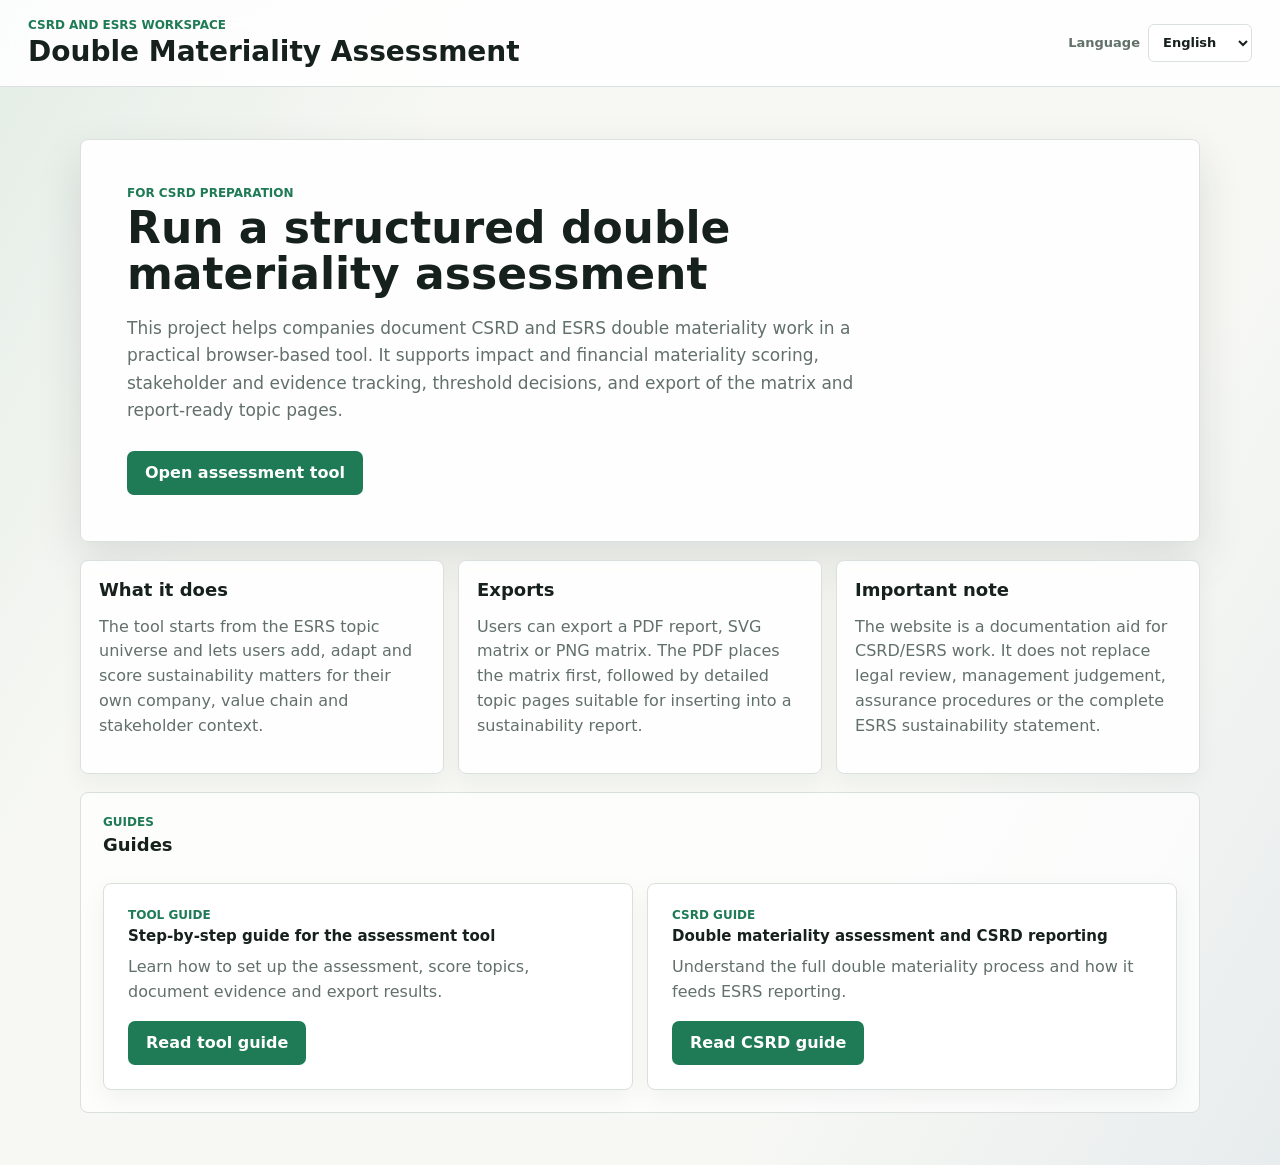
<file: index.html>
<!doctype html>
<html lang="en">
  <head>
    <meta charset="utf-8">
    <meta name="viewport" content="width=device-width, initial-scale=1">
    <title>CSRD Double Materiality Assessment</title>
    <link rel="stylesheet" href="styles.css">
  </head>
  <body>
    <header class="topbar">
      <a id="brandHomeLink" class="topbar-brand" href="index.html?lang=en" aria-label="Overview">
        <p class="eyebrow" data-i18n="eyebrow">CSRD and ESRS workspace</p>
        <h1 data-i18n="title">Double Materiality Assessment</h1>
      </a>
      <div class="topbar-controls">
        <div class="topbar-nav">
          <label class="language-control">
            <span data-i18n="language">Language</span>
            <select id="homeLanguageSelect" aria-label="Language">
              <option value="en">English</option>
              <option value="de">Deutsch</option>
              <option value="fr">Francais</option>
              <option value="es">Espanol</option>
            </select>
          </label>
        </div>
      </div>
    </header>

    <main class="home-shell">
      <section class="home-hero">
        <p class="eyebrow" data-i18n="heroEyebrow">For CSRD preparation</p>
        <h2 data-i18n="heroTitle">Run a structured double materiality assessment</h2>
        <p data-i18n="heroText">This project helps companies document CSRD and ESRS double materiality work in a practical browser-based tool. It supports impact and financial materiality scoring, stakeholder and evidence tracking, threshold decisions, and export of the matrix and report-ready topic pages.</p>
        <a id="toolLink" class="primary-link" href="tool.html?lang=en" data-i18n="openTool">Open assessment tool</a>
      </section>

      <section class="home-grid" aria-label="Project overview">
        <article class="method-block">
          <h2 data-i18n="whatTitle">What it does</h2>
          <p data-i18n="whatText">The tool starts from the ESRS topic universe and lets users add, adapt and score sustainability matters for their own company, value chain and stakeholder context.</p>
        </article>
        <article class="method-block">
          <h2 data-i18n="exportsTitle">Exports</h2>
          <p data-i18n="exportsText">Users can export a PDF report, SVG matrix or PNG matrix. The PDF places the matrix first, followed by detailed topic pages suitable for inserting into a sustainability report.</p>
        </article>
        <article class="method-block">
          <h2 data-i18n="noteTitle">Important note</h2>
          <p data-i18n="noteText">The website is a documentation aid for CSRD/ESRS work. It does not replace legal review, management judgement, assurance procedures or the complete ESRS sustainability statement.</p>
        </article>
      </section>

      <section id="guides" class="home-guides" aria-label="Guides">
        <div class="section-heading">
          <div>
            <p class="eyebrow" data-i18n="guidesEyebrow">Guides</p>
            <h2 data-i18n="guidesTitle">Guides</h2>
          </div>
        </div>
        <div class="guide-card-grid compact">
          <article class="guide-card">
            <p class="eyebrow" data-i18n="toolGuideEyebrow">Tool guide</p>
            <h3 data-i18n="toolGuideTitle">Step-by-step guide for the assessment tool</h3>
            <p data-i18n="toolGuideText">Learn how to set up the assessment, score topics, document evidence and export results.</p>
            <a id="toolGuideLink" class="primary-link" href="guide-tool.html?lang=en" data-i18n="readToolGuide">Read tool guide</a>
          </article>
          <article class="guide-card">
            <p class="eyebrow" data-i18n="csrdGuideEyebrow">CSRD guide</p>
            <h3 data-i18n="csrdGuideTitle">Double materiality assessment and CSRD reporting</h3>
            <p data-i18n="csrdGuideText">Understand the full double materiality process and how it feeds ESRS reporting.</p>
            <a id="csrdGuideLink" class="primary-link" href="guide-csrd.html?lang=en" data-i18n="readCsrdGuide">Read CSRD guide</a>
          </article>
        </div>
      </section>
    </main>

    <script>
      const homeTranslations = {
        en: {
          eyebrow: "CSRD and ESRS workspace",
          title: "Double Materiality Assessment",
          language: "Language",
          heroEyebrow: "For CSRD preparation",
          heroTitle: "Run a structured double materiality assessment",
          heroText: "This project helps companies document CSRD and ESRS double materiality work in a practical browser-based tool. It supports impact and financial materiality scoring, stakeholder and evidence tracking, threshold decisions, and export of the matrix and report-ready topic pages.",
          openTool: "Open assessment tool",
          whatTitle: "What it does",
          whatText: "The tool starts from the ESRS topic universe and lets users add, adapt and score sustainability matters for their own company, value chain and stakeholder context.",
          exportsTitle: "Exports",
          exportsText: "Users can export a PDF report, SVG matrix or PNG matrix. The PDF places the matrix first, followed by detailed topic pages suitable for inserting into a sustainability report.",
          noteTitle: "Important note",
          noteText: "The website is a documentation aid for CSRD/ESRS work. It does not replace legal review, management judgement, assurance procedures or the complete ESRS sustainability statement.",
          guidesEyebrow: "Guides",
          guidesTitle: "Guides",
          toolGuideEyebrow: "Tool guide",
          toolGuideTitle: "Step-by-step guide for the assessment tool",
          toolGuideText: "Learn how to set up the assessment, score topics, document evidence and export results.",
          readToolGuide: "Read tool guide",
          csrdGuideEyebrow: "CSRD guide",
          csrdGuideTitle: "Double materiality assessment and CSRD reporting",
          csrdGuideText: "Understand the full double materiality process and how it feeds ESRS reporting.",
          readCsrdGuide: "Read CSRD guide"
        },
        de: {
          eyebrow: "CSRD- und ESRS-Arbeitsbereich",
          title: "Doppelte Wesentlichkeitsanalyse",
          language: "Sprache",
          heroEyebrow: "Zur CSRD-Vorbereitung",
          heroTitle: "Eine strukturierte doppelte Wesentlichkeitsanalyse durchfuehren",
          heroText: "Dieses Projekt hilft Unternehmen, ihre CSRD- und ESRS-Arbeit zur doppelten Wesentlichkeit in einem praktischen browserbasierten Tool zu dokumentieren. Es unterstuetzt die Bewertung von Impact- und finanzieller Wesentlichkeit, Stakeholder- und Nachweismanagement, Schwellenwertentscheidungen sowie den Export der Matrix und berichtsreifer Themenseiten.",
          openTool: "Assessment-Tool oeffnen",
          whatTitle: "Was das Tool leistet",
          whatText: "Das Tool startet mit dem ESRS-Themenuniversum und ermoeglicht es, Nachhaltigkeitsthemen fuer das eigene Unternehmen, die Wertschoepfungskette und den Stakeholder-Kontext zu ergaenzen, anzupassen und zu bewerten.",
          exportsTitle: "Exporte",
          exportsText: "Nutzer koennen einen PDF-Bericht, eine SVG-Matrix oder eine PNG-Matrix exportieren. Das PDF enthaelt zuerst die Matrix und danach detaillierte Themenseiten, die sich fuer die Nachhaltigkeitsberichterstattung eignen.",
          noteTitle: "Wichtiger Hinweis",
          noteText: "Die Website ist eine Dokumentationshilfe fuer CSRD/ESRS-Arbeiten. Sie ersetzt keine rechtliche Pruefung, Managementbeurteilung, Assurance-Verfahren oder die vollstaendige ESRS-Nachhaltigkeitserklaerung.",
          guidesEyebrow: "Guides",
          guidesTitle: "Guides",
          toolGuideEyebrow: "Tool Guide",
          toolGuideTitle: "Step-by-Step Guide fuer das Assessment-Tool",
          toolGuideText: "Lerne, wie du das Assessment einrichtest, Themen bewertest, Evidenz dokumentierst und Ergebnisse exportierst.",
          readToolGuide: "Tool Guide lesen",
          csrdGuideEyebrow: "CSRD Guide",
          csrdGuideTitle: "Doppelte Wesentlichkeitsanalyse und CSRD-Reporting",
          csrdGuideText: "Verstehe den gesamten Prozess der doppelten Wesentlichkeit und die Verbindung zum ESRS-Reporting.",
          readCsrdGuide: "CSRD Guide lesen"
        },
        fr: {
          eyebrow: "Espace CSRD et ESRS",
          title: "Evaluation de Double Materialite",
          language: "Langue",
          heroEyebrow: "Pour la preparation CSRD",
          heroTitle: "Realiser une evaluation structuree de double materialite",
          heroText: "Ce projet aide les entreprises a documenter leur travail CSRD et ESRS de double materialite dans un outil pratique accessible dans le navigateur. Il prend en charge la notation de la materialite d'impact et financiere, le suivi des parties prenantes et des preuves, les decisions de seuils et l'export de la matrice et des pages de sujets pretes pour le rapport.",
          openTool: "Ouvrir l'outil d'evaluation",
          whatTitle: "Ce que fait l'outil",
          whatText: "L'outil part de l'univers des sujets ESRS et permet d'ajouter, adapter et noter les questions de durabilite selon l'entreprise, la chaine de valeur et le contexte des parties prenantes.",
          exportsTitle: "Exports",
          exportsText: "Les utilisateurs peuvent exporter un rapport PDF, une matrice SVG ou une matrice PNG. Le PDF place la matrice en premiere page, puis des pages de sujets detaillees pouvant etre inserees dans un rapport de durabilite.",
          noteTitle: "Note importante",
          noteText: "Le site est une aide documentaire pour les travaux CSRD/ESRS. Il ne remplace pas la revue juridique, le jugement de la direction, les procedures d'assurance ou l'etat de durabilite ESRS complet.",
          guidesEyebrow: "Guides",
          guidesTitle: "Guides",
          toolGuideEyebrow: "Guide outil",
          toolGuideTitle: "Guide pas a pas de l'outil d'evaluation",
          toolGuideText: "Apprenez a configurer l'evaluation, noter les sujets, documenter les preuves et exporter les resultats.",
          readToolGuide: "Lire le guide outil",
          csrdGuideEyebrow: "Guide CSRD",
          csrdGuideTitle: "Double materialite et reporting CSRD",
          csrdGuideText: "Comprendre le processus complet de double materialite et son lien avec le reporting ESRS.",
          readCsrdGuide: "Lire le guide CSRD"
        },
        es: {
          eyebrow: "Espacio CSRD y ESRS",
          title: "Evaluacion de Doble Materialidad",
          language: "Idioma",
          heroEyebrow: "Para preparar CSRD",
          heroTitle: "Realizar una evaluacion estructurada de doble materialidad",
          heroText: "Este proyecto ayuda a las empresas a documentar el trabajo de doble materialidad CSRD y ESRS en una herramienta practica basada en navegador. Permite puntuar materialidad de impacto y financiera, registrar grupos de interes y evidencias, decidir umbrales y exportar la matriz y paginas de temas listas para el informe.",
          openTool: "Abrir herramienta de evaluacion",
          whatTitle: "Que hace",
          whatText: "La herramienta parte del universo de temas ESRS y permite anadir, adaptar y puntuar asuntos de sostenibilidad para la empresa, su cadena de valor y su contexto de grupos de interes.",
          exportsTitle: "Exportaciones",
          exportsText: "Los usuarios pueden exportar un informe PDF, una matriz SVG o una matriz PNG. El PDF incluye primero la matriz y despues paginas detalladas por tema adecuadas para insertar en un informe de sostenibilidad.",
          noteTitle: "Nota importante",
          noteText: "El sitio web es una ayuda documental para trabajos CSRD/ESRS. No sustituye la revision legal, el juicio de la direccion, los procedimientos de aseguramiento ni la declaracion de sostenibilidad ESRS completa.",
          guidesEyebrow: "Guias",
          guidesTitle: "Guias",
          toolGuideEyebrow: "Guia de herramienta",
          toolGuideTitle: "Guia paso a paso de la herramienta",
          toolGuideText: "Aprende a configurar la evaluacion, puntuar temas, documentar evidencia y exportar resultados.",
          readToolGuide: "Leer guia de herramienta",
          csrdGuideEyebrow: "Guia CSRD",
          csrdGuideTitle: "Doble materialidad y reporting CSRD",
          csrdGuideText: "Comprende el proceso completo de doble materialidad y su conexion con reporting ESRS.",
          readCsrdGuide: "Leer guia CSRD"
        }
      };

      const languageSelect = document.querySelector("#homeLanguageSelect");
      const brandHomeLink = document.querySelector("#brandHomeLink");
      const toolLink = document.querySelector("#toolLink");
      const toolGuideLink = document.querySelector("#toolGuideLink");
      const csrdGuideLink = document.querySelector("#csrdGuideLink");

      function setHomeLanguage(language) {
        const activeLanguage = homeTranslations[language] ? language : "en";
        const dictionary = homeTranslations[activeLanguage];
        document.documentElement.lang = activeLanguage;
        document.title = dictionary.title;
        document.querySelectorAll("[data-i18n]").forEach(element => {
          element.textContent = dictionary[element.dataset.i18n];
        });
        languageSelect.value = activeLanguage;
        brandHomeLink.href = `index.html?lang=${activeLanguage}`;
        toolLink.href = `tool.html?lang=${activeLanguage}`;
        toolGuideLink.href = `guide-tool.html?lang=${activeLanguage}`;
        csrdGuideLink.href = `guide-csrd.html?lang=${activeLanguage}`;
      }

      languageSelect.addEventListener("change", event => setHomeLanguage(event.target.value));
      const initialLanguage = new URLSearchParams(location.search).get("lang") || "en";
      setHomeLanguage(initialLanguage);
    </script>
  </body>
</html>
</file>
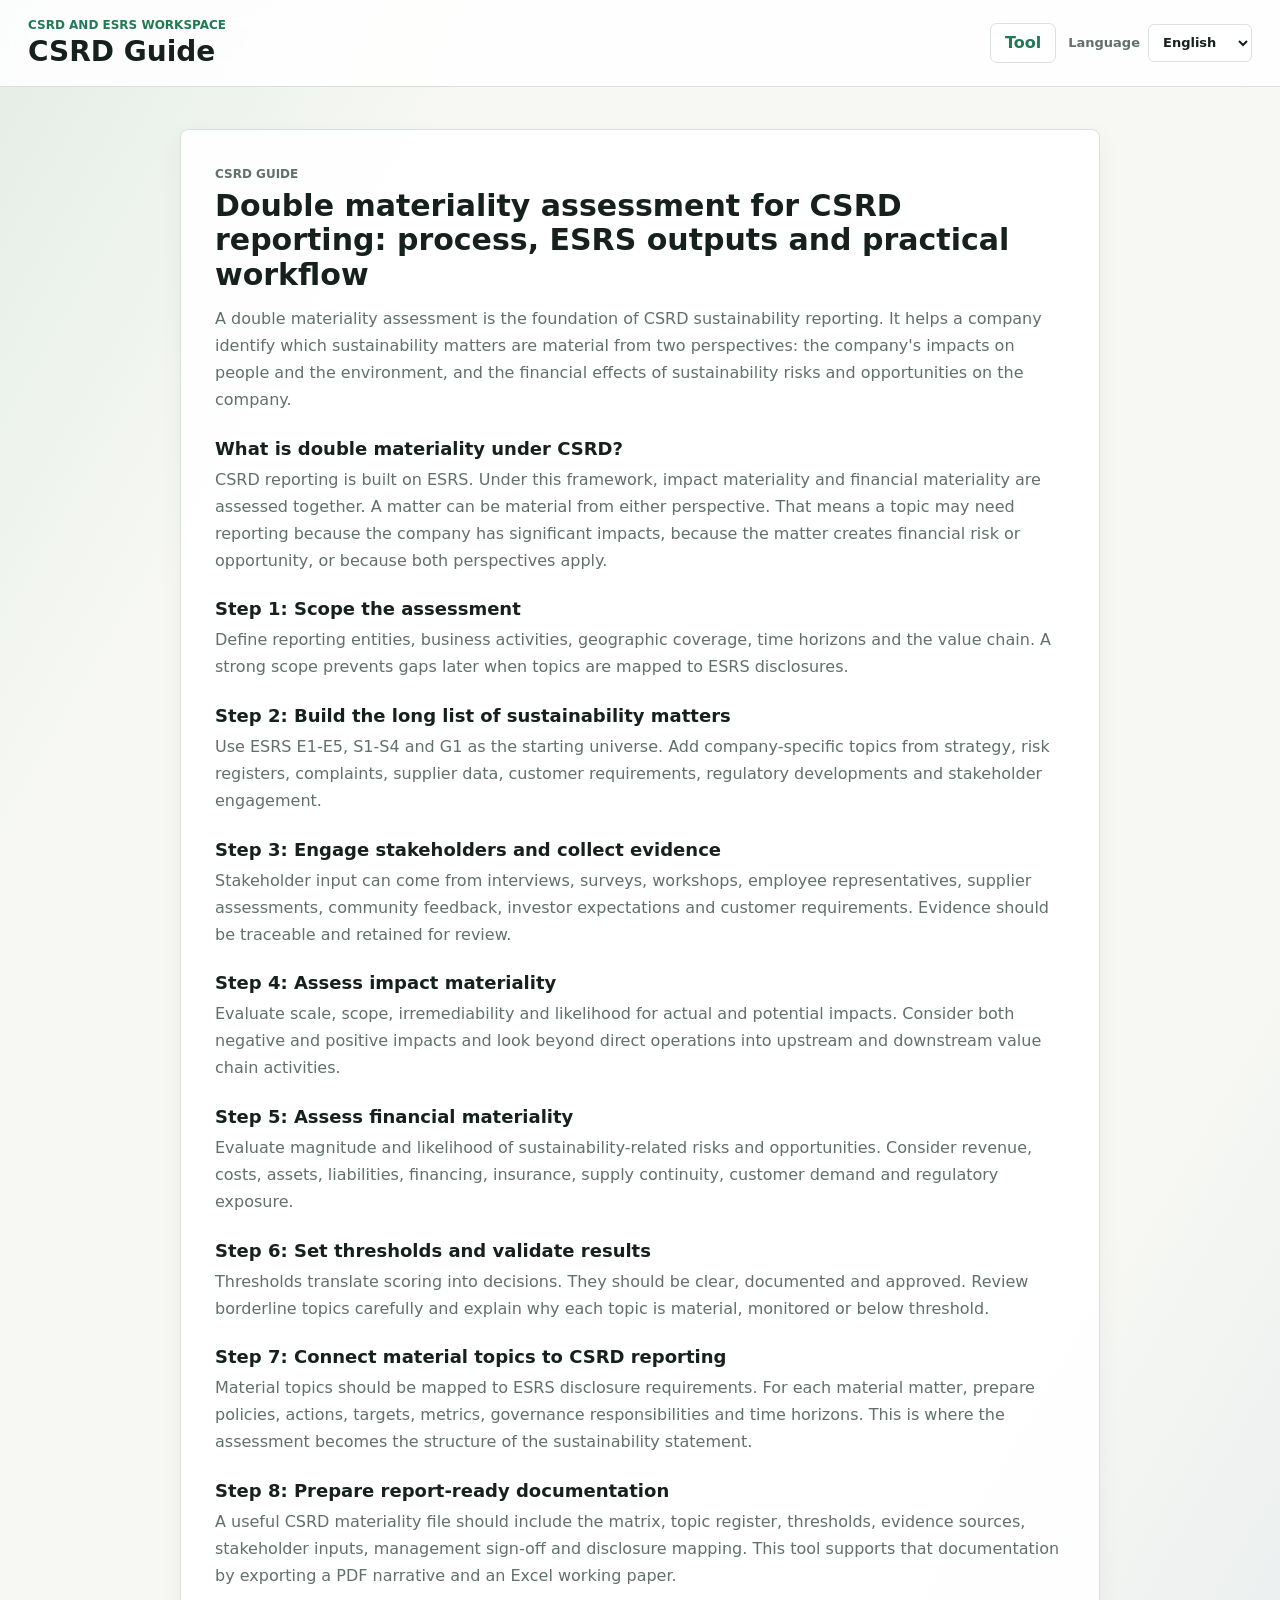
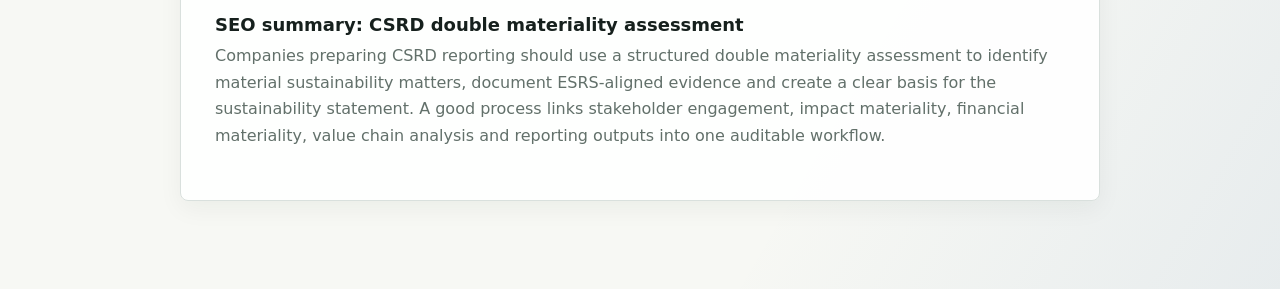
<file: guide-csrd.html>
<!doctype html>
<html lang="en">
  <head>
    <meta charset="utf-8">
    <meta name="viewport" content="width=device-width, initial-scale=1">
    <title>CSRD Double Materiality Assessment Guide</title>
    <meta name="description" content="SEO guide to the CSRD double materiality assessment process, ESRS materiality analysis and sustainability reporting outputs.">
    <link rel="stylesheet" href="styles.css">
  </head>
  <body>
    <header class="topbar">
      <a id="brandHomeLink" class="topbar-brand" href="index.html?lang=en" aria-label="Overview">
        <p class="eyebrow" data-i18n="eyebrow">CSRD and ESRS workspace</p>
        <h1 data-i18n="title">CSRD Guide</h1>
      </a>
      <div class="topbar-controls">
        <div class="topbar-nav">
          <a id="toolLink" class="home-link" href="tool.html?lang=en" data-i18n="tool">Tool</a>
          <label class="language-control">
            <span data-i18n="language">Language</span>
            <select id="articleLanguageSelect" aria-label="Language">
              <option value="en">English</option>
              <option value="de">Deutsch</option>
              <option value="fr">Francais</option>
              <option value="es">Espanol</option>
            </select>
          </label>
        </div>
      </div>
    </header>
    <main class="guide-shell">
      <article id="article" class="guide-article"></article>
    </main>
    <script>
      const translations = {
        en: {
          eyebrow: "CSRD and ESRS workspace", title: "CSRD Guide", overview: "Overview", tool: "Tool", language: "Language",
          article: `
            <p class="eyebrow">CSRD guide</p>
            <h2>Double materiality assessment for CSRD reporting: process, ESRS outputs and practical workflow</h2>
            <p>A double materiality assessment is the foundation of CSRD sustainability reporting. It helps a company identify which sustainability matters are material from two perspectives: the company's impacts on people and the environment, and the financial effects of sustainability risks and opportunities on the company.</p>
            <h3>What is double materiality under CSRD?</h3>
            <p>CSRD reporting is built on ESRS. Under this framework, impact materiality and financial materiality are assessed together. A matter can be material from either perspective. That means a topic may need reporting because the company has significant impacts, because the matter creates financial risk or opportunity, or because both perspectives apply.</p>
            <h3>Step 1: Scope the assessment</h3><p>Define reporting entities, business activities, geographic coverage, time horizons and the value chain. A strong scope prevents gaps later when topics are mapped to ESRS disclosures.</p>
            <h3>Step 2: Build the long list of sustainability matters</h3><p>Use ESRS E1-E5, S1-S4 and G1 as the starting universe. Add company-specific topics from strategy, risk registers, complaints, supplier data, customer requirements, regulatory developments and stakeholder engagement.</p>
            <h3>Step 3: Engage stakeholders and collect evidence</h3><p>Stakeholder input can come from interviews, surveys, workshops, employee representatives, supplier assessments, community feedback, investor expectations and customer requirements. Evidence should be traceable and retained for review.</p>
            <h3>Step 4: Assess impact materiality</h3><p>Evaluate scale, scope, irremediability and likelihood for actual and potential impacts. Consider both negative and positive impacts and look beyond direct operations into upstream and downstream value chain activities.</p>
            <h3>Step 5: Assess financial materiality</h3><p>Evaluate magnitude and likelihood of sustainability-related risks and opportunities. Consider revenue, costs, assets, liabilities, financing, insurance, supply continuity, customer demand and regulatory exposure.</p>
            <h3>Step 6: Set thresholds and validate results</h3><p>Thresholds translate scoring into decisions. They should be clear, documented and approved. Review borderline topics carefully and explain why each topic is material, monitored or below threshold.</p>
            <h3>Step 7: Connect material topics to CSRD reporting</h3><p>Material topics should be mapped to ESRS disclosure requirements. For each material matter, prepare policies, actions, targets, metrics, governance responsibilities and time horizons. This is where the assessment becomes the structure of the sustainability statement.</p>
            <h3>Step 8: Prepare report-ready documentation</h3><p>A useful CSRD materiality file should include the matrix, topic register, thresholds, evidence sources, stakeholder inputs, management sign-off and disclosure mapping. This tool supports that documentation by exporting a PDF narrative and an Excel working paper.</p>
            <h3>SEO summary: CSRD double materiality assessment</h3><p>Companies preparing CSRD reporting should use a structured double materiality assessment to identify material sustainability matters, document ESRS-aligned evidence and create a clear basis for the sustainability statement. A good process links stakeholder engagement, impact materiality, financial materiality, value chain analysis and reporting outputs into one auditable workflow.</p>`
        },
        de: {
          eyebrow: "CSRD- und ESRS-Arbeitsbereich", title: "CSRD Guide", overview: "Uebersicht", tool: "Tool", language: "Sprache",
          article: `
            <p class="eyebrow">CSRD Guide</p>
            <h2>Doppelte Wesentlichkeitsanalyse fuer CSRD-Reporting: Prozess, ESRS-Ergebnisse und praktische Umsetzung</h2>
            <p>Die doppelte Wesentlichkeitsanalyse ist die Grundlage der CSRD-Nachhaltigkeitsberichterstattung. Sie hilft Unternehmen zu bestimmen, welche Nachhaltigkeitsthemen aus zwei Perspektiven wesentlich sind: Auswirkungen des Unternehmens auf Menschen und Umwelt sowie finanzielle Effekte von Nachhaltigkeitsrisiken und -chancen auf das Unternehmen.</p>
            <h3>Was bedeutet doppelte Wesentlichkeit nach CSRD?</h3><p>CSRD-Reporting basiert auf den ESRS. Impact-Wesentlichkeit und finanzielle Wesentlichkeit werden gemeinsam betrachtet. Ein Thema kann bereits aus einer Perspektive wesentlich sein.</p>
            <h3>Schritt 1: Scope der Analyse festlegen</h3><p>Definiere Berichtseinheiten, Geschaeftsaktivitaeten, geografische Abdeckung, Zeithorizonte und Wertschoepfungskette.</p>
            <h3>Schritt 2: Longlist der Nachhaltigkeitsthemen erstellen</h3><p>Nutze ESRS E1-E5, S1-S4 und G1 als Ausgangsuniversum und ergaenze unternehmensspezifische Themen aus Strategie, Risiko, Beschwerden, Lieferantendaten und Stakeholder-Dialogen.</p>
            <h3>Schritt 3: Stakeholder einbinden und Evidenz sammeln</h3><p>Stakeholder-Input kann aus Interviews, Umfragen, Workshops, Arbeitnehmervertretungen, Lieferantenbewertungen, Community-Feedback, Investorenerwartungen und Kundenanforderungen kommen.</p>
            <h3>Schritt 4: Impact-Wesentlichkeit bewerten</h3><p>Bewerte Ausmass, Umfang, Unumkehrbarkeit und Wahrscheinlichkeit tatsaechlicher und potenzieller Auswirkungen entlang der Wertschoepfungskette.</p>
            <h3>Schritt 5: Finanzielle Wesentlichkeit bewerten</h3><p>Bewerte Hoehe und Wahrscheinlichkeit nachhaltigkeitsbezogener Risiken und Chancen fuer Umsatz, Kosten, Vermoegen, Finanzierung, Nachfrage und regulatorische Exposition.</p>
            <h3>Schritt 6: Schwellenwerte setzen und Ergebnisse validieren</h3><p>Schwellenwerte uebersetzen Bewertungen in Entscheidungen. Grenzfaelle sollten bewusst geprueft und begruendet werden.</p>
            <h3>Schritt 7: Wesentliche Themen mit CSRD-Reporting verbinden</h3><p>Wesentliche Themen werden ESRS-Angabepflichten, Policies, Massnahmen, Zielen, Kennzahlen und Governance-Verantwortlichkeiten zugeordnet.</p>
            <h3>Schritt 8: Berichtsfertige Dokumentation erstellen</h3><p>Eine gute CSRD-Wesentlichkeitsakte enthaelt Matrix, Themenregister, Schwellenwerte, Evidenzquellen, Stakeholder-Input, Managementfreigabe und Disclosure-Mapping.</p>
            <h3>SEO-Zusammenfassung: Doppelte Wesentlichkeitsanalyse nach CSRD</h3><p>Unternehmen sollten eine strukturierte doppelte Wesentlichkeitsanalyse nutzen, um wesentliche Nachhaltigkeitsthemen zu identifizieren, ESRS-konforme Evidenz zu dokumentieren und eine belastbare Grundlage fuer die Nachhaltigkeitserklaerung zu schaffen.</p>`
        },
        fr: {
          eyebrow: "Espace CSRD et ESRS", title: "Guide CSRD", overview: "Apercu", tool: "Outil", language: "Langue",
          article: `<p class="eyebrow">Guide CSRD</p><h2>Evaluation de double materialite pour le reporting CSRD: processus et livrables ESRS</h2><p>Une evaluation de double materialite identifie les questions de durabilite importantes du point de vue des impacts et du point de vue financier. Elle constitue la base de la declaration de durabilite CSRD.</p><h3>Processus recommande</h3><p>Definir le perimetre, etablir la liste longue des sujets ESRS, engager les parties prenantes, collecter les preuves, evaluer la materialite d'impact et financiere, valider les seuils et mapper les sujets materiels aux exigences ESRS.</p><h3>Reporting</h3><p>Les sujets materiels doivent etre relies aux politiques, actions, objectifs, indicateurs, responsabilites de gouvernance et horizons temporels. Le resultat doit etre documente de facon tracable pour la revue et l'assurance.</p><h3>Resume SEO</h3><p>Une evaluation de double materialite CSRD bien structuree relie engagement des parties prenantes, analyse de la chaine de valeur, materialite d'impact, materialite financiere et reporting ESRS dans un processus auditable.</p>`
        },
        es: {
          eyebrow: "Espacio CSRD y ESRS", title: "Guia CSRD", overview: "Resumen", tool: "Herramienta", language: "Idioma",
          article: `<p class="eyebrow">Guia CSRD</p><h2>Evaluacion de doble materialidad para reporting CSRD: proceso y resultados ESRS</h2><p>Una evaluacion de doble materialidad identifica asuntos de sostenibilidad relevantes desde la perspectiva de impactos y desde la perspectiva financiera. Es la base de la declaracion de sostenibilidad CSRD.</p><h3>Proceso recomendado</h3><p>Define alcance, crea una lista larga de temas ESRS, involucra grupos de interes, recopila evidencias, evalua materialidad de impacto y financiera, valida umbrales y mapea temas materiales a requisitos ESRS.</p><h3>Reporting</h3><p>Los temas materiales deben conectarse con politicas, acciones, objetivos, metricas, responsabilidades de gobierno y horizontes temporales. El resultado debe documentarse de forma trazable para revision y aseguramiento.</p><h3>Resumen SEO</h3><p>Una evaluacion de doble materialidad CSRD bien estructurada conecta grupos de interes, cadena de valor, materialidad de impacto, materialidad financiera y reporting ESRS en un proceso auditable.</p>`
        }
      };
      const selector = document.querySelector("#articleLanguageSelect");
      const article = document.querySelector("#article");
      const links = { home: document.querySelector("#brandHomeLink"), tool: document.querySelector("#toolLink") };
      function setLanguage(language) {
        const active = translations[language] ? language : "en";
        const t = translations[active];
        document.documentElement.lang = active;
        document.title = `${t.title} | CSRD`;
        document.querySelectorAll("[data-i18n]").forEach(element => element.textContent = t[element.dataset.i18n]);
        article.innerHTML = t.article;
        selector.value = active;
        links.home.setAttribute("aria-label", t.overview);
        links.home.href = `index.html?lang=${active}`;
        links.tool.href = `tool.html?lang=${active}`;
      }
      selector.addEventListener("change", event => setLanguage(event.target.value));
      setLanguage(new URLSearchParams(location.search).get("lang") || "en");
    </script>
  </body>
</html>
</file>
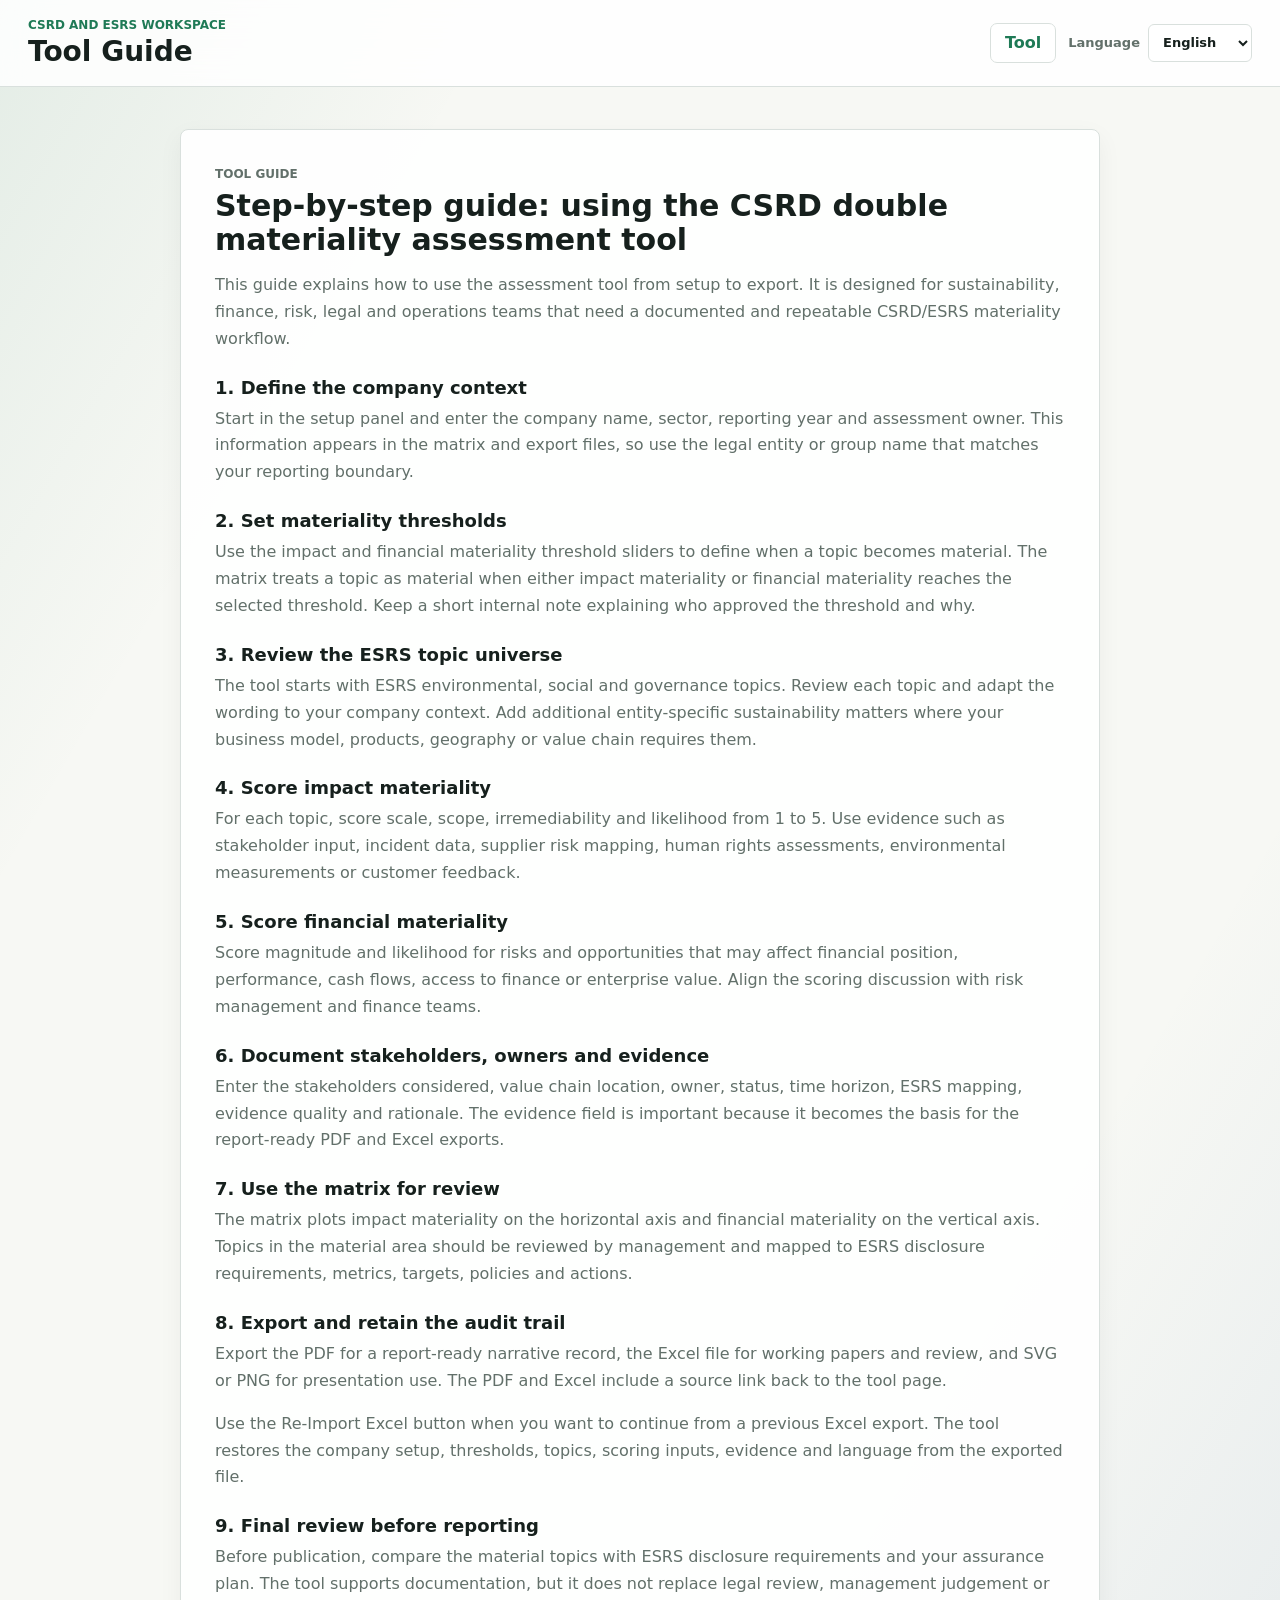
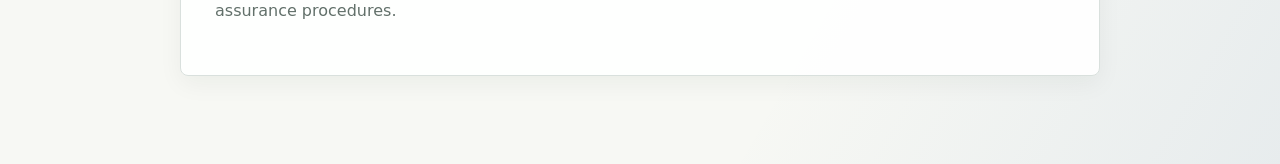
<file: guide-tool.html>
<!doctype html>
<html lang="en">
  <head>
    <meta charset="utf-8">
    <meta name="viewport" content="width=device-width, initial-scale=1">
    <title>Step-by-step Guide for the CSRD Assessment Tool</title>
    <meta name="description" content="Step-by-step guide for using the CSRD double materiality assessment tool, from setup and scoring to PDF, Excel, SVG and PNG exports.">
    <link rel="stylesheet" href="styles.css">
  </head>
  <body>
    <header class="topbar">
      <a id="brandHomeLink" class="topbar-brand" href="index.html?lang=en" aria-label="Overview">
        <p class="eyebrow" data-i18n="eyebrow">CSRD and ESRS workspace</p>
        <h1 data-i18n="title">Tool Guide</h1>
      </a>
      <div class="topbar-controls">
        <div class="topbar-nav">
          <a id="toolLink" class="home-link" href="tool.html?lang=en" data-i18n="tool">Tool</a>
          <label class="language-control">
            <span data-i18n="language">Language</span>
            <select id="articleLanguageSelect" aria-label="Language">
              <option value="en">English</option>
              <option value="de">Deutsch</option>
              <option value="fr">Francais</option>
              <option value="es">Espanol</option>
            </select>
          </label>
        </div>
      </div>
    </header>
    <main class="guide-shell">
      <article id="article" class="guide-article"></article>
    </main>
    <script>
      const translations = {
        en: {
          eyebrow: "CSRD and ESRS workspace", title: "Tool Guide", overview: "Overview", tool: "Tool", language: "Language",
          article: `
            <p class="eyebrow">Tool guide</p>
            <h2>Step-by-step guide: using the CSRD double materiality assessment tool</h2>
            <p>This guide explains how to use the assessment tool from setup to export. It is designed for sustainability, finance, risk, legal and operations teams that need a documented and repeatable CSRD/ESRS materiality workflow.</p>
            <h3>1. Define the company context</h3>
            <p>Start in the setup panel and enter the company name, sector, reporting year and assessment owner. This information appears in the matrix and export files, so use the legal entity or group name that matches your reporting boundary.</p>
            <h3>2. Set materiality thresholds</h3>
            <p>Use the impact and financial materiality threshold sliders to define when a topic becomes material. The matrix treats a topic as material when either impact materiality or financial materiality reaches the selected threshold. Keep a short internal note explaining who approved the threshold and why.</p>
            <h3>3. Review the ESRS topic universe</h3>
            <p>The tool starts with ESRS environmental, social and governance topics. Review each topic and adapt the wording to your company context. Add additional entity-specific sustainability matters where your business model, products, geography or value chain requires them.</p>
            <h3>4. Score impact materiality</h3>
            <p>For each topic, score scale, scope, irremediability and likelihood from 1 to 5. Use evidence such as stakeholder input, incident data, supplier risk mapping, human rights assessments, environmental measurements or customer feedback.</p>
            <h3>5. Score financial materiality</h3>
            <p>Score magnitude and likelihood for risks and opportunities that may affect financial position, performance, cash flows, access to finance or enterprise value. Align the scoring discussion with risk management and finance teams.</p>
            <h3>6. Document stakeholders, owners and evidence</h3>
            <p>Enter the stakeholders considered, value chain location, owner, status, time horizon, ESRS mapping, evidence quality and rationale. The evidence field is important because it becomes the basis for the report-ready PDF and Excel exports.</p>
            <h3>7. Use the matrix for review</h3>
            <p>The matrix plots impact materiality on the horizontal axis and financial materiality on the vertical axis. Topics in the material area should be reviewed by management and mapped to ESRS disclosure requirements, metrics, targets, policies and actions.</p>
            <h3>8. Export and retain the audit trail</h3>
            <p>Export the PDF for a report-ready narrative record, the Excel file for working papers and review, and SVG or PNG for presentation use. The PDF and Excel include a source link back to the tool page.</p>
            <p>Use the Re-Import Excel button when you want to continue from a previous Excel export. The tool restores the company setup, thresholds, topics, scoring inputs, evidence and language from the exported file.</p>
            <h3>9. Final review before reporting</h3>
            <p>Before publication, compare the material topics with ESRS disclosure requirements and your assurance plan. The tool supports documentation, but it does not replace legal review, management judgement or assurance procedures.</p>`
        },
        de: {
          eyebrow: "CSRD- und ESRS-Arbeitsbereich", title: "Tool Guide", overview: "Uebersicht", tool: "Tool", language: "Sprache",
          article: `
            <p class="eyebrow">Tool Guide</p>
            <h2>Step-by-Step Guide: So nutzt du das CSRD-Tool zur doppelten Wesentlichkeitsanalyse</h2>
            <p>Dieser Guide erklaert die Nutzung des Assessment-Tools von der Einrichtung bis zum Export. Er richtet sich an Nachhaltigkeits-, Finanz-, Risiko-, Rechts- und Operations-Teams, die eine dokumentierte und wiederholbare CSRD/ESRS-Wesentlichkeitsanalyse erstellen moechten.</p>
            <h3>1. Unternehmenskontext festlegen</h3>
            <p>Trage im Setup-Bereich Unternehmensname, Sektor, Berichtsjahr und verantwortliche Person ein. Diese Angaben erscheinen in Matrix, PDF und Excel. Nutze daher die Bezeichnung der rechtlichen Einheit oder Gruppe, die zur Berichtsgrenze passt.</p>
            <h3>2. Schwellenwerte definieren</h3>
            <p>Lege die Schwellen fuer Impact-Wesentlichkeit und finanzielle Wesentlichkeit fest. Ein Thema gilt im Tool als wesentlich, wenn eine der beiden Achsen den gewaehlten Schwellenwert erreicht. Dokumentiere intern kurz, wer die Schwellen genehmigt hat und warum sie angemessen sind.</p>
            <h3>3. ESRS-Themenuniversum pruefen</h3>
            <p>Das Tool startet mit Umwelt-, Sozial- und Governance-Themen aus den ESRS. Pruefe jedes Thema und passe die Beschreibung an dein Unternehmen an. Ergaenze weitere unternehmensspezifische Nachhaltigkeitsthemen, wenn Geschaeftsmodell, Produkte, Standorte oder Wertschoepfungskette dies erfordern.</p>
            <h3>4. Impact-Wesentlichkeit bewerten</h3>
            <p>Bewerte Ausmass, Umfang, Unumkehrbarkeit und Wahrscheinlichkeit auf einer Skala von 1 bis 5. Nutze Stakeholder-Input, Vorfalldaten, Lieferantenrisikokarten, Menschenrechtsanalysen, Umweltmessungen oder Kundenfeedback als Evidenz.</p>
            <h3>5. Finanzielle Wesentlichkeit bewerten</h3>
            <p>Bewerte Hoehe und Wahrscheinlichkeit von Risiken und Chancen, die Finanzlage, Leistung, Cashflows, Finanzierung oder Unternehmenswert beeinflussen koennen. Binde Risiko- und Finanzfunktionen ein, damit die Bewertung anschlussfaehig bleibt.</p>
            <h3>6. Stakeholder, Verantwortliche und Nachweise dokumentieren</h3>
            <p>Erfasse Stakeholder, Position in der Wertschoepfungskette, Verantwortliche, Status, Zeithorizont, ESRS-Zuordnung, Nachweisqualitaet und Begruendung. Das Evidenzfeld ist besonders wichtig, da es in PDF- und Excel-Exporten weiterverwendet wird.</p>
            <h3>7. Matrix fuer Review und Entscheidungen nutzen</h3>
            <p>Die Matrix zeigt Impact-Wesentlichkeit auf der horizontalen Achse und finanzielle Wesentlichkeit auf der vertikalen Achse. Wesentliche Themen sollten vom Management geprueft und anschliessend ESRS-Angabepflichten, Kennzahlen, Zielen, Policies und Massnahmen zugeordnet werden.</p>
            <h3>8. Exporte erstellen und Audit Trail sichern</h3>
            <p>Nutze den PDF-Export fuer eine berichtsnahe Dokumentation, den Excel-Export fuer Arbeitspapiere und Review sowie SVG oder PNG fuer Praesentationen. PDF und Excel enthalten einen Link zur Tool-Seite als Quellenreferenz.</p>
            <p>Nutze den Button Re-Import Excel, wenn du spaeter mit einem frueheren Excel-Export weiterarbeiten willst. Das Tool stellt Unternehmensdaten, Schwellenwerte, Themen, Scoring-Eingaben, Nachweise und Sprache aus der exportierten Datei wieder her.</p>
            <h3>9. Finaler Review vor dem Reporting</h3>
            <p>Vor der Veroeffentlichung sollten die wesentlichen Themen mit den ESRS-Angabepflichten und dem Assurance-Plan abgeglichen werden. Das Tool unterstuetzt die Dokumentation, ersetzt aber keine rechtliche Pruefung, Managementbeurteilung oder Assurance.</p>`
        },
        fr: {
          eyebrow: "Espace CSRD et ESRS", title: "Guide outil", overview: "Apercu", tool: "Outil", language: "Langue",
          article: `
            <p class="eyebrow">Guide outil</p>
            <h2>Guide pas a pas: utiliser l'outil d'evaluation de double materialite CSRD</h2>
            <p>Ce guide explique comment configurer l'entreprise, choisir les seuils, adapter les sujets ESRS, noter la materialite d'impact et la materialite financiere, documenter les parties prenantes et exporter les resultats.</p>
            <h3>1. Definir le contexte</h3><p>Renseignez le nom de l'entreprise, le secteur, l'annee de reporting et le responsable de l'evaluation.</p>
            <h3>2. Choisir les seuils</h3><p>Un sujet devient materiel lorsqu'un score atteint le seuil d'impact ou le seuil financier selectionne.</p>
            <h3>3. Adapter les sujets</h3><p>Utilisez les sujets ESRS comme base et ajoutez les questions specifiques a l'entreprise, a la chaine de valeur ou aux parties prenantes.</p>
            <h3>4. Noter et documenter</h3><p>Notez l'echelle, l'etendue, l'irremediabilite, la probabilite, l'ampleur financiere et la probabilite financiere. Ajoutez les preuves et la justification.</p>
            <h3>5. Exporter</h3><p>Utilisez le PDF pour la documentation narrative, Excel pour les travaux de revue, et SVG ou PNG pour les presentations. Le bouton Re-Import Excel permet de reprendre un ancien export Excel et de restaurer les donnees d'entreprise, les seuils, les sujets, les scores, les preuves et la langue.</p>`
        },
        es: {
          eyebrow: "Espacio CSRD y ESRS", title: "Guia de herramienta", overview: "Resumen", tool: "Herramienta", language: "Idioma",
          article: `
            <p class="eyebrow">Guia de herramienta</p>
            <h2>Guia paso a paso: usar la herramienta de evaluacion de doble materialidad CSRD</h2>
            <p>Esta guia explica como configurar la empresa, elegir umbrales, adaptar temas ESRS, puntuar materialidad de impacto y financiera, documentar grupos de interes y exportar resultados.</p>
            <h3>1. Definir el contexto</h3><p>Introduce nombre de empresa, sector, ejercicio de reporte y responsable de evaluacion.</p>
            <h3>2. Elegir umbrales</h3><p>Un tema es material cuando alcanza el umbral de impacto o el umbral financiero seleccionado.</p>
            <h3>3. Adaptar temas</h3><p>Usa los temas ESRS como base y anade asuntos especificos de la empresa, cadena de valor o grupos de interes.</p>
            <h3>4. Puntuar y documentar</h3><p>Puntua escala, alcance, irremediabilidad, probabilidad, magnitud financiera y probabilidad financiera. Anade evidencia y razonamiento.</p>
            <h3>5. Exportar</h3><p>Usa PDF para documentacion narrativa, Excel para papeles de trabajo, y SVG o PNG para presentaciones. El boton Re-Import Excel permite continuar desde una exportacion Excel anterior y restaurar datos de empresa, umbrales, temas, puntuaciones, evidencias e idioma.</p>`
        }
      };
      const selector = document.querySelector("#articleLanguageSelect");
      const article = document.querySelector("#article");
      const links = { home: document.querySelector("#brandHomeLink"), tool: document.querySelector("#toolLink") };
      function setLanguage(language) {
        const active = translations[language] ? language : "en";
        const t = translations[active];
        document.documentElement.lang = active;
        document.title = `${t.title} | CSRD`;
        document.querySelectorAll("[data-i18n]").forEach(element => element.textContent = t[element.dataset.i18n]);
        article.innerHTML = t.article;
        selector.value = active;
        links.home.setAttribute("aria-label", t.overview);
        links.home.href = `index.html?lang=${active}`;
        links.tool.href = `tool.html?lang=${active}`;
      }
      selector.addEventListener("change", event => setLanguage(event.target.value));
      setLanguage(new URLSearchParams(location.search).get("lang") || "en");
    </script>
  </body>
</html>
</file>
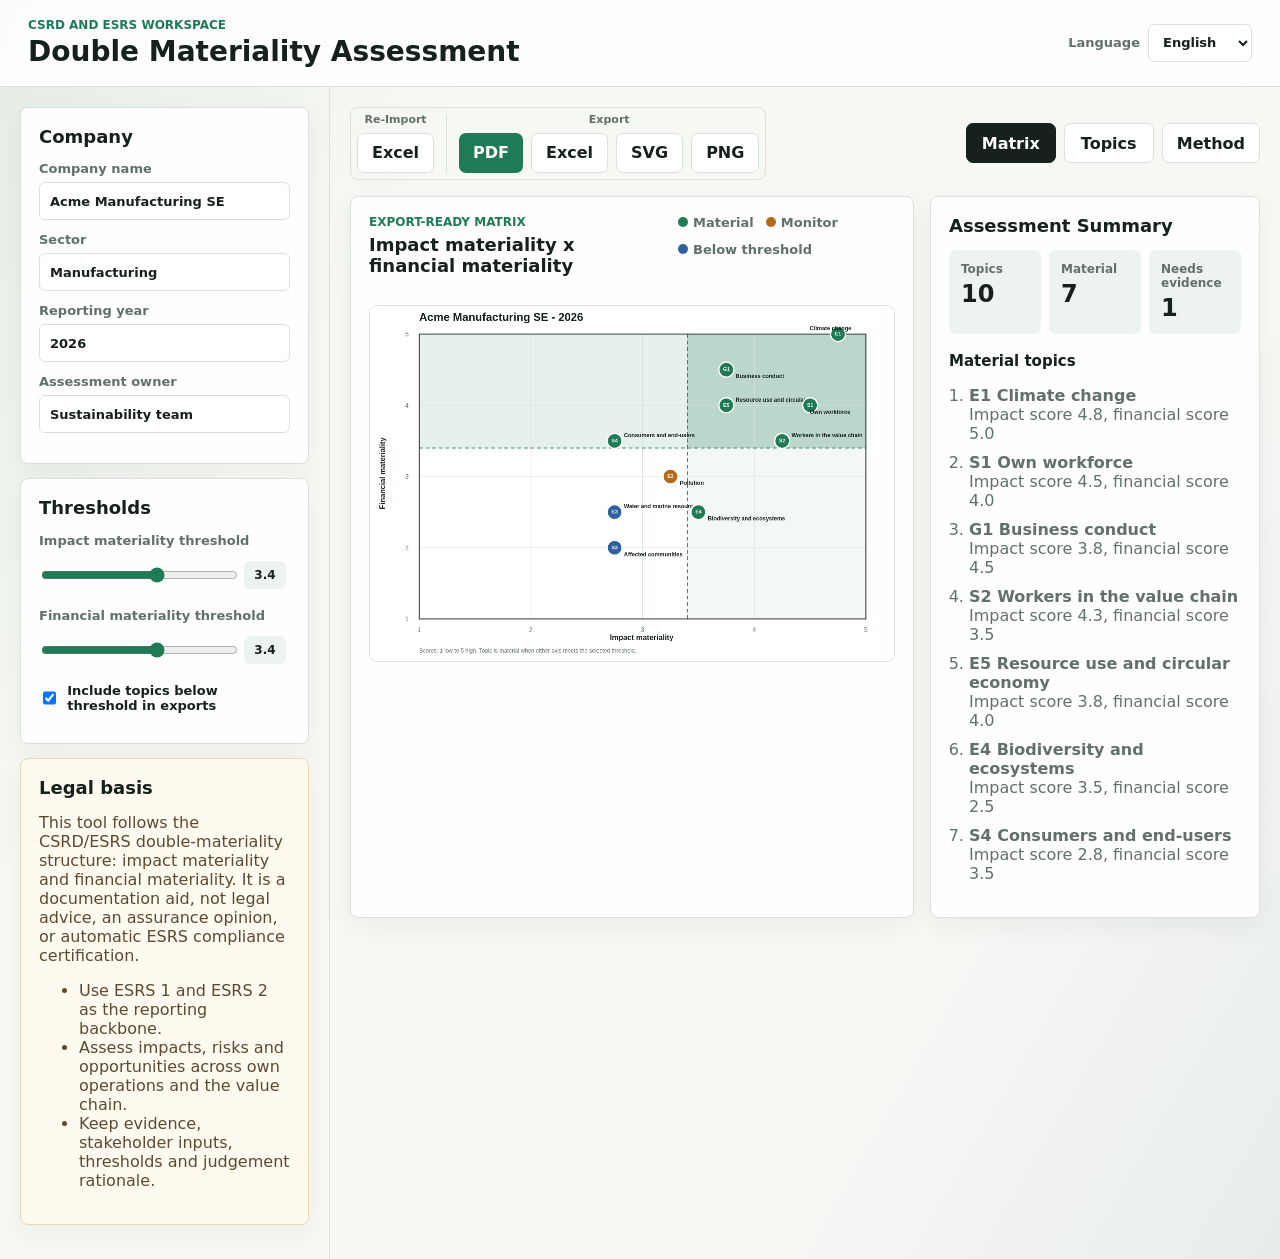
<file: tool.html>
<!doctype html>
<html lang="en">
  <head>
    <meta charset="utf-8">
    <meta name="viewport" content="width=device-width, initial-scale=1">
    <title>CSRD Double Materiality Assessment</title>
    <link rel="stylesheet" href="styles.css">
  </head>
  <body>
    <header class="topbar">
      <a id="brandHomeLink" class="topbar-brand" href="index.html?lang=en" aria-label="Overview">
        <p class="eyebrow">CSRD and ESRS workspace</p>
        <h1>Double Materiality Assessment</h1>
      </a>
      <div class="topbar-controls">
        <div class="topbar-nav">
          <label class="language-control">
            Language
            <select id="languageSelect" aria-label="Language">
              <option value="en">English</option>
              <option value="de">Deutsch</option>
              <option value="fr">Francais</option>
              <option value="es">Espanol</option>
            </select>
          </label>
        </div>
      </div>
    </header>

    <main class="app-shell">
      <aside class="sidebar" aria-label="Assessment setup">
        <section class="panel">
          <h2>Company</h2>
          <label>
            Company name
            <input id="companyName" type="text" value="Acme Manufacturing SE">
          </label>
          <label>
            Sector
            <input id="sector" type="text" value="Manufacturing">
          </label>
          <label>
            Reporting year
            <input id="reportingYear" type="number" min="2024" value="2026">
          </label>
          <label>
            Assessment owner
            <input id="owner" type="text" value="Sustainability team">
          </label>
        </section>

        <section class="panel">
          <h2>Thresholds</h2>
          <label>
            Impact materiality threshold
            <span class="slider-control threshold-control"><input id="impactThreshold" type="range" min="1" max="5" step="0.1" value="3.4"><output id="impactThresholdOut" class="slider-value threshold-value">3.4</output></span>
          </label>
          <label>
            Financial materiality threshold
            <span class="slider-control threshold-control"><input id="financialThreshold" type="range" min="1" max="5" step="0.1" value="3.4"><output id="financialThresholdOut" class="slider-value threshold-value">3.4</output></span>
          </label>
          <label class="checkline">
            <input id="includeOptional" type="checkbox" checked>
            Include topics below threshold in exports
          </label>
        </section>

        <section class="panel note">
          <h2>Legal basis</h2>
          <p>This tool follows the CSRD/ESRS double-materiality structure: impact materiality and financial materiality. It is a documentation aid, not legal advice, an assurance opinion, or automatic ESRS compliance certification.</p>
          <ul>
            <li>Use ESRS 1 and ESRS 2 as the reporting backbone.</li>
            <li>Assess impacts, risks and opportunities across own operations and the value chain.</li>
            <li>Keep evidence, stakeholder inputs, thresholds and judgement rationale.</li>
          </ul>
        </section>
      </aside>

      <section class="workspace">
        <div class="workspace-toolbar">
          <div class="top-actions" aria-label="Import and export actions">
            <div class="action-group import-group" aria-label="Import actions">
              <span class="action-label">Re-Import</span>
              <button id="importExcelBtn" class="ghost" type="button" title="Re-import a previous Excel export">Excel</button>
            </div>
            <input id="importExcelInput" type="file" accept=".xlsx,application/vnd.openxmlformats-officedocument.spreadsheetml.sheet" hidden>
            <div class="action-group export-group" aria-label="Export actions">
              <span class="action-label">Export</span>
              <div class="button-row">
                <button id="exportPdfBtn" type="button" title="Export report-ready PDF">PDF</button>
                <button id="exportExcelBtn" class="ghost" type="button" title="Export assessment as Excel">Excel</button>
                <button id="exportSvgBtn" class="ghost" type="button" title="Export matrix as SVG">SVG</button>
                <button id="exportPngBtn" class="ghost" type="button" title="Export matrix as PNG">PNG</button>
              </div>
            </div>
          </div>
          <nav class="tabs" aria-label="Views">
            <button class="tab active" type="button" data-view="matrixView">Matrix</button>
            <button class="tab" type="button" data-view="topicsView">Topics</button>
            <button class="tab" type="button" data-view="methodView">Method</button>
          </nav>
        </div>

        <section id="matrixView" class="view active">
          <div class="matrix-layout">
            <section class="matrix-panel">
              <div class="section-heading">
                <div>
                  <p class="eyebrow">Export-ready matrix</p>
                  <h2>Impact materiality x financial materiality</h2>
                </div>
                <div class="legend" aria-label="Legend">
                  <span><i class="dot material"></i>Material</span>
                  <span><i class="dot monitor"></i>Monitor</span>
                  <span><i class="dot optional"></i>Below threshold</span>
                </div>
              </div>
              <canvas id="matrixCanvas" width="1120" height="760" aria-label="Double materiality matrix"></canvas>
            </section>

            <section class="summary-panel">
              <h2>Assessment Summary</h2>
              <dl class="stats">
                <div><dt>Topics</dt><dd id="topicCount">0</dd></div>
                <div><dt>Material</dt><dd id="materialCount">0</dd></div>
                <div><dt>Needs evidence</dt><dd id="evidenceCount">0</dd></div>
              </dl>
              <h3>Material topics</h3>
              <ol id="materialList" class="material-list"></ol>
            </section>
          </div>
        </section>

        <section id="topicsView" class="view">
          <div class="table-tools">
            <div class="section-heading">
              <div>
                <p class="eyebrow">ESRS topic scoring</p>
                <h2>Impacts, risks and opportunities</h2>
              </div>
              <button id="addTopicBtn" type="button">Add topic</button>
            </div>
            <input id="topicSearch" type="search" placeholder="Filter topics by ESRS code, title, stakeholder or owner">
          </div>
          <div id="topicCards" class="topic-grid"></div>
        </section>

        <section id="methodView" class="view">
          <section class="method-grid">
            <article class="method-block">
              <h2>Workflow</h2>
              <ol>
                <li>Define scope, reporting boundary, value chain and stakeholder groups.</li>
                <li>Identify sustainability matters using ESRS E1-E5, S1-S4 and G1 as a starting universe.</li>
                <li>Score impact materiality through scale, scope, irremediability and likelihood.</li>
                <li>Score financial materiality through magnitude and likelihood of risks or opportunities.</li>
                <li>Approve thresholds, retain evidence and explain judgements.</li>
                <li>Export the matrix and topic register for audit trail and management sign-off.</li>
              </ol>
            </article>
            <article class="method-block">
              <h2>Scoring Model</h2>
              <p>Impact score is the average of scale, scope, irremediability and likelihood. Financial score is the average of magnitude and likelihood. A topic is material when either score meets or exceeds the chosen threshold.</p>
              <p>High-scoring topics should be mapped to ESRS disclosure requirements with company-specific policies, actions, targets and metrics before publication.</p>
            </article>
            <article class="method-block">
              <h2>Compliance Notes</h2>
              <p>CSRD obligations and national transposition may vary by entity, group structure and reporting wave. The exported matrix supports the assessment record but does not replace legal review, assurance procedures or the complete ESRS sustainability statement.</p>
            </article>
          </section>
        </section>
      </section>
    </main>

    <template id="topicTemplate">
      <article class="topic-card">
        <div class="topic-head">
          <div>
            <input class="code" aria-label="ESRS code">
            <input class="title" aria-label="Topic title">
          </div>
          <button class="remove icon-button" type="button" title="Remove topic" aria-label="Remove topic">×</button>
        </div>
        <div class="field-grid">
          <label>Category<select class="category"></select></label>
          <label>Value chain<select class="valueChain"></select></label>
          <label>Stakeholders<input class="stakeholders" type="text"></label>
          <label>Owner<input class="topicOwner" type="text"></label>
          <label>Time horizon<select class="timeHorizon"></select></label>
          <label>Status<select class="status"></select></label>
        </div>
        <div class="score-grid">
          <fieldset>
            <legend>Impact materiality</legend>
            <label>Scale<span class="slider-control"><input class="score impactScale" type="range" min="1" max="5" step="0.1"><output class="slider-value">3.0</output></span></label>
            <label>Scope<span class="slider-control"><input class="score impactScope" type="range" min="1" max="5" step="0.1"><output class="slider-value">3.0</output></span></label>
            <label>Irremediability<span class="slider-control"><input class="score impactIrremediability" type="range" min="1" max="5" step="0.1"><output class="slider-value">3.0</output></span></label>
            <label>Likelihood<span class="slider-control"><input class="score impactLikelihood" type="range" min="1" max="5" step="0.1"><output class="slider-value">3.0</output></span></label>
          </fieldset>
          <fieldset>
            <legend>Financial materiality</legend>
            <label>Magnitude<span class="slider-control"><input class="score financialMagnitude" type="range" min="1" max="5" step="0.1"><output class="slider-value">3.0</output></span></label>
            <label>Likelihood<span class="slider-control"><input class="score financialLikelihood" type="range" min="1" max="5" step="0.1"><output class="slider-value">3.0</output></span></label>
            <label>Evidence quality<select class="evidenceQuality"></select></label>
            <label>Disclosure mapping<input class="disclosure" type="text"></label>
          </fieldset>
        </div>
        <label>Evidence and rationale<textarea class="evidence" rows="3"></textarea></label>
        <div class="card-footer">
          <strong class="scoreBadge">Impact 0.0 / Financial 0.0</strong>
          <span class="materialityBadge"></span>
        </div>
      </article>
    </template>

    <script src="script.js"></script>
  </body>
</html>
</file>
<file: styles.css>
:root {
  color-scheme: light;
  --ink: #16201d;
  --muted: #62706a;
  --line: #d9e0dd;
  --paper: #f7f8f4;
  --surface: #ffffff;
  --surface-2: #edf3f0;
  --green: #1f7a56;
  --teal: #16807a;
  --amber: #b46918;
  --red: #b33d2e;
  --blue: #2e5f9e;
  --shadow: 0 18px 45px rgba(22, 32, 29, 0.12);
}

* {
  box-sizing: border-box;
}

body {
  margin: 0;
  min-height: 100vh;
  color: var(--ink);
  background:
    linear-gradient(120deg, rgba(31, 122, 86, 0.09), transparent 28rem),
    linear-gradient(300deg, rgba(46, 95, 158, 0.08), transparent 30rem),
    var(--paper);
  font-family: Inter, ui-sans-serif, system-ui, -apple-system, BlinkMacSystemFont, "Segoe UI", sans-serif;
}

button,
input,
select,
textarea {
  font: inherit;
}

button {
  border: 0;
  border-radius: 7px;
  background: var(--green);
  color: #fff;
  min-height: 40px;
  padding: 0 14px;
  cursor: pointer;
  font-weight: 700;
}

button:hover {
  filter: brightness(0.95);
}

button.ghost,
.tab {
  background: #fff;
  color: var(--ink);
  border: 1px solid var(--line);
}

.topbar {
  min-height: 84px;
  padding: 18px 28px;
  display: grid;
  grid-template-columns: minmax(280px, 1fr) auto;
  align-items: center;
  justify-content: space-between;
  gap: 24px;
  border-bottom: 1px solid var(--line);
  background: rgba(255, 255, 255, 0.85);
  backdrop-filter: blur(16px);
  position: sticky;
  top: 0;
  z-index: 5;
}

.topbar-brand {
  min-width: 0;
  color: inherit;
  text-decoration: none;
  display: inline-block;
  border-radius: 8px;
}

.topbar-brand:hover h1 {
  color: var(--green);
}

.topbar-controls {
  display: grid;
  gap: 10px;
  justify-items: end;
}

.topbar-nav {
  display: flex;
  gap: 12px;
  align-items: center;
  justify-content: flex-end;
}

h1,
h2,
h3,
p {
  margin-top: 0;
}

h1 {
  font-size: 28px;
  line-height: 1.1;
  margin-bottom: 0;
}

h2 {
  font-size: 18px;
  line-height: 1.2;
  margin-bottom: 14px;
}

h3 {
  font-size: 15px;
}

.eyebrow {
  color: var(--green);
  text-transform: uppercase;
  font-size: 12px;
  font-weight: 800;
  letter-spacing: 0;
  margin-bottom: 5px;
}

.top-actions {
  display: flex;
  gap: 12px;
  flex-wrap: wrap;
  justify-content: flex-end;
  align-items: center;
  border: 1px solid var(--line);
  border-radius: 8px;
  background: rgba(247, 248, 244, 0.7);
  padding: 6px;
}

.action-group {
  display: flex;
  gap: 8px;
  flex-wrap: wrap;
  align-items: center;
  flex-direction: column;
}

.action-label {
  color: var(--muted);
  font-size: 11px;
  font-weight: 800;
  letter-spacing: 0;
  line-height: 1;
}

.button-row {
  display: flex;
  gap: 8px;
  flex-wrap: wrap;
  align-items: center;
  justify-content: center;
}

.export-group {
  border-left: 1px solid var(--line);
  padding-left: 12px;
}

.language-control {
  min-width: 168px;
  margin: 0;
  display: flex;
  align-items: center;
  gap: 8px;
  color: var(--muted);
  font-size: 13px;
  font-weight: 800;
}

.home-link {
  color: var(--green);
  font-weight: 800;
  text-decoration: none;
  border: 1px solid var(--line);
  border-radius: 7px;
  background: #fff;
  min-height: 40px;
  display: inline-flex;
  align-items: center;
  padding: 0 14px;
}

.home-shell {
  width: min(1120px, calc(100% - 32px));
  margin: 0 auto;
  padding: 52px 0;
}

.home-hero {
  padding: 46px;
  background: rgba(255, 255, 255, 0.92);
  border: 1px solid var(--line);
  border-radius: 8px;
  box-shadow: var(--shadow);
}

.home-hero h2 {
  max-width: 760px;
  font-size: 44px;
  line-height: 1.05;
  margin-bottom: 18px;
}

.home-hero p:not(.eyebrow) {
  max-width: 780px;
  color: var(--muted);
  font-size: 17px;
  line-height: 1.6;
}

.primary-link {
  display: inline-flex;
  align-items: center;
  justify-content: center;
  min-height: 44px;
  margin-top: 10px;
  padding: 0 18px;
  border-radius: 7px;
  background: var(--green);
  color: #fff;
  font-weight: 800;
  text-decoration: none;
}

.secondary-link {
  display: inline-flex;
  align-items: center;
  justify-content: center;
  min-height: 44px;
  margin: 10px 0 0 8px;
  padding: 0 18px;
  border-radius: 7px;
  background: #fff;
  border: 1px solid var(--line);
  color: var(--ink);
  font-weight: 800;
  text-decoration: none;
}

.home-grid {
  display: grid;
  grid-template-columns: repeat(3, minmax(0, 1fr));
  gap: 14px;
  margin-top: 18px;
}

.home-guides {
  margin-top: 18px;
  padding: 22px;
  background: rgba(255, 255, 255, 0.74);
  border: 1px solid var(--line);
  border-radius: 8px;
}

.guide-shell {
  width: min(920px, calc(100% - 32px));
  margin: 0 auto;
  padding: 42px 0 70px;
}

.guide-hero,
.guide-article {
  background: rgba(255, 255, 255, 0.94);
  border: 1px solid var(--line);
  border-radius: 8px;
  box-shadow: 0 8px 24px rgba(22, 32, 29, 0.05);
}

.guide-hero {
  padding: 34px;
  margin-bottom: 16px;
}

.guide-hero h2 {
  max-width: 780px;
  font-size: 36px;
}

.guide-hero p:not(.eyebrow) {
  max-width: 760px;
  color: var(--muted);
  line-height: 1.6;
}

.guide-nav {
  display: flex;
  gap: 10px;
  flex-wrap: wrap;
  margin-bottom: 16px;
}

.guide-nav a {
  display: inline-flex;
  min-height: 40px;
  align-items: center;
  padding: 0 14px;
  border: 1px solid var(--line);
  border-radius: 7px;
  background: #fff;
  color: var(--green);
  font-weight: 800;
  text-decoration: none;
}

.guide-article {
  padding: 34px;
  margin-bottom: 18px;
}

.guide-article h2 {
  font-size: 30px;
  line-height: 1.15;
}

.guide-article h3 {
  margin: 24px 0 8px;
  font-size: 18px;
}

.guide-article p {
  color: var(--muted);
  line-height: 1.68;
}

.guide-card-grid {
  display: grid;
  grid-template-columns: repeat(2, minmax(0, 1fr));
  gap: 14px;
}

.guide-card {
  padding: 24px;
  background: #fff;
  border: 1px solid var(--line);
  border-radius: 8px;
  box-shadow: 0 8px 24px rgba(22, 32, 29, 0.05);
}

.guide-card h2,
.guide-card h3 {
  margin-bottom: 10px;
}

.guide-card p:not(.eyebrow) {
  color: var(--muted);
  line-height: 1.55;
}

.guide-card-grid.compact .primary-link {
  margin-top: 0;
}

.app-shell {
  display: grid;
  grid-template-columns: minmax(270px, 330px) minmax(0, 1fr);
  min-height: calc(100vh - 84px);
}

.sidebar {
  padding: 20px;
  border-right: 1px solid var(--line);
}

.panel,
.matrix-panel,
.summary-panel,
.method-block,
.topic-card {
  background: rgba(255, 255, 255, 0.92);
  border: 1px solid var(--line);
  border-radius: 8px;
  box-shadow: 0 8px 24px rgba(22, 32, 29, 0.05);
}

.panel {
  padding: 18px;
  margin-bottom: 14px;
}

.note {
  background: #fffaf0;
  border-color: #ead9b4;
}

.note p,
.note li {
  color: #5d4930;
}

label {
  display: grid;
  gap: 6px;
  color: var(--muted);
  font-size: 13px;
  font-weight: 700;
  margin-bottom: 12px;
}

input,
select,
textarea {
  width: 100%;
  border: 1px solid var(--line);
  border-radius: 6px;
  background: #fff;
  color: var(--ink);
  min-height: 38px;
  padding: 8px 10px;
}

textarea {
  resize: vertical;
}

input[type="range"] {
  accent-color: var(--green);
  padding: 0;
}

.checkline {
  display: flex;
  align-items: center;
  gap: 8px;
  color: var(--ink);
}

.checkline input {
  width: 18px;
  min-height: 18px;
}

.workspace {
  padding: 20px;
  min-width: 0;
}

.workspace-toolbar {
  display: flex;
  align-items: center;
  gap: 14px;
  margin-bottom: 16px;
}

.tabs {
  display: flex;
  gap: 8px;
  flex-wrap: wrap;
  margin-left: auto;
}

.tab {
  min-width: 90px;
}

.tab.active {
  background: var(--ink);
  border-color: var(--ink);
  color: #fff;
}

.view {
  display: none;
}

.view.active {
  display: block;
}

.matrix-layout {
  display: grid;
  grid-template-columns: minmax(0, 1fr) minmax(270px, 330px);
  gap: 16px;
}

.matrix-panel,
.summary-panel,
.method-block {
  padding: 18px;
}

.section-heading {
  display: flex;
  justify-content: space-between;
  align-items: flex-start;
  gap: 14px;
  margin-bottom: 14px;
}

.legend {
  display: flex;
  gap: 12px;
  flex-wrap: wrap;
  color: var(--muted);
  font-size: 13px;
  font-weight: 700;
}

.dot {
  display: inline-block;
  width: 10px;
  height: 10px;
  border-radius: 50%;
  margin-right: 5px;
}

.dot.material {
  background: var(--green);
}

.dot.monitor {
  background: var(--amber);
}

.dot.optional {
  background: var(--blue);
}

canvas {
  display: block;
  width: 100%;
  max-width: 100%;
  aspect-ratio: 1120 / 760;
  border: 1px solid var(--line);
  border-radius: 8px;
  background: #fff;
}

.stats {
  display: grid;
  grid-template-columns: repeat(3, 1fr);
  gap: 8px;
  margin: 0 0 18px;
}

.stats div {
  padding: 12px;
  border-radius: 7px;
  background: var(--surface-2);
}

.stats dt {
  color: var(--muted);
  font-size: 12px;
  font-weight: 800;
}

.stats dd {
  margin: 4px 0 0;
  font-size: 24px;
  font-weight: 800;
}

.material-list {
  padding-left: 20px;
  color: var(--muted);
}

.material-list li {
  margin-bottom: 10px;
}

.table-tools {
  margin-bottom: 16px;
}

.topic-grid {
  display: grid;
  grid-template-columns: repeat(2, minmax(0, 1fr));
  gap: 14px;
}

.topic-card {
  padding: 16px;
}

.topic-head {
  display: grid;
  grid-template-columns: 1fr 38px;
  gap: 10px;
  margin-bottom: 12px;
}

.topic-head > div {
  display: grid;
  grid-template-columns: 92px minmax(0, 1fr);
  gap: 8px;
}

.topic-head input {
  font-weight: 800;
}

.icon-button {
  min-height: 38px;
  padding: 0;
  background: #f4e9e7;
  color: var(--red);
  border: 1px solid #efcbc5;
  font-size: 22px;
}

.field-grid,
.score-grid {
  display: grid;
  grid-template-columns: repeat(2, minmax(0, 1fr));
  gap: 10px;
}

fieldset {
  border: 1px solid var(--line);
  border-radius: 8px;
  padding: 12px;
  margin: 0 0 12px;
}

legend {
  color: var(--green);
  font-weight: 800;
  font-size: 13px;
  padding: 0 6px;
}

.score-grid label {
  grid-template-columns: 118px 1fr;
  align-items: center;
  margin-bottom: 7px;
}

.slider-control {
  display: grid;
  grid-template-columns: minmax(0, 1fr) 28px;
  align-items: center;
  gap: 8px;
  min-width: 0;
}

.slider-value {
  display: inline-flex;
  align-items: center;
  justify-content: center;
  min-width: 28px;
  height: 28px;
  border-radius: 6px;
  background: var(--surface-2);
  color: var(--ink);
  font-size: 12px;
  font-weight: 800;
}

.threshold-value {
  min-width: 42px;
}

.threshold-control {
  width: calc(100% - 18px);
}

.card-footer {
  display: flex;
  align-items: center;
  justify-content: space-between;
  gap: 8px;
}

.scoreBadge,
.materialityBadge {
  border-radius: 999px;
  padding: 7px 10px;
  background: var(--surface-2);
  font-size: 12px;
}

.materialityBadge.material {
  background: #dff2e6;
  color: #155c40;
}

.materialityBadge.monitor {
  background: #fff0d8;
  color: #7a430d;
}

.materialityBadge.optional {
  background: #e7effa;
  color: #234c82;
}

.method-grid {
  display: grid;
  grid-template-columns: repeat(3, minmax(0, 1fr));
  gap: 14px;
}

.method-block li,
.method-block p {
  color: var(--muted);
  line-height: 1.55;
}

@media (max-width: 1120px) {
  .top-actions {
    justify-content: flex-start;
  }

  .app-shell,
  .matrix-layout,
  .method-grid,
  .home-grid,
  .guide-card-grid {
    grid-template-columns: 1fr;
  }

  .sidebar {
    border-right: 0;
    border-bottom: 1px solid var(--line);
  }

  .topic-grid {
    grid-template-columns: 1fr;
  }
}

@media (max-width: 720px) {
  .topbar {
    grid-template-columns: minmax(0, 1fr) auto;
    position: static;
    align-items: center;
    gap: 12px;
    padding: 16px;
  }

  .top-actions {
    width: 100%;
    justify-content: flex-start;
  }

  .topbar-nav {
    align-items: center;
    flex-direction: row;
    gap: 8px;
  }

  .topbar h1 {
    font-size: 24px;
  }

  .language-control {
    flex: 1 1 auto;
    min-width: 0;
    gap: 6px;
  }

  .language-control select {
    min-width: 0;
    flex: 1;
  }

  .home-link {
    flex: 0 0 auto;
    padding: 0 10px;
  }

  .action-group {
    width: 100%;
  }

  .button-row {
    width: 100%;
    justify-content: center;
  }

  .action-group button {
    flex: 1 1 auto;
  }

  .workspace-toolbar {
    align-items: stretch;
    flex-direction: column;
  }

  .tabs {
    width: 100%;
    margin-left: 0;
  }

  .tab {
    flex: 1 1 0;
  }

  .export-group {
    border-left: 0;
    border-top: 1px solid var(--line);
    padding-left: 0;
    padding-top: 10px;
  }

  .workspace,
  .sidebar {
    padding: 14px;
  }

  .field-grid,
  .score-grid,
  .topic-head > div {
    grid-template-columns: 1fr;
  }

  .section-heading,
  .card-footer {
    align-items: stretch;
    flex-direction: column;
  }

  .home-hero {
    padding: 26px;
  }

  .home-hero h2 {
    font-size: 30px;
  }

  .score-grid label {
    grid-template-columns: 1fr;
  }
}

@media (max-width: 480px) {
  .topbar {
    gap: 8px;
    padding: 14px;
  }

  .topbar-nav {
    gap: 6px;
  }

  .topbar h1 {
    font-size: 22px;
  }

  .language-control {
    font-size: 12px;
  }
}

@media (max-width: 399px) {
  .topbar {
    grid-template-columns: 1fr;
    align-items: flex-start;
  }

  .topbar-controls,
  .topbar-nav {
    width: 100%;
  }

  .topbar-controls {
    justify-items: start;
  }
}

@media print {
  .top-actions,
  .tabs,
  .sidebar,
  .table-tools,
  .remove {
    display: none !important;
  }

  .app-shell,
  .matrix-layout {
    display: block;
  }

  .workspace {
    padding: 0;
  }

  .view {
    display: block;
    break-after: page;
  }
}
</file>
